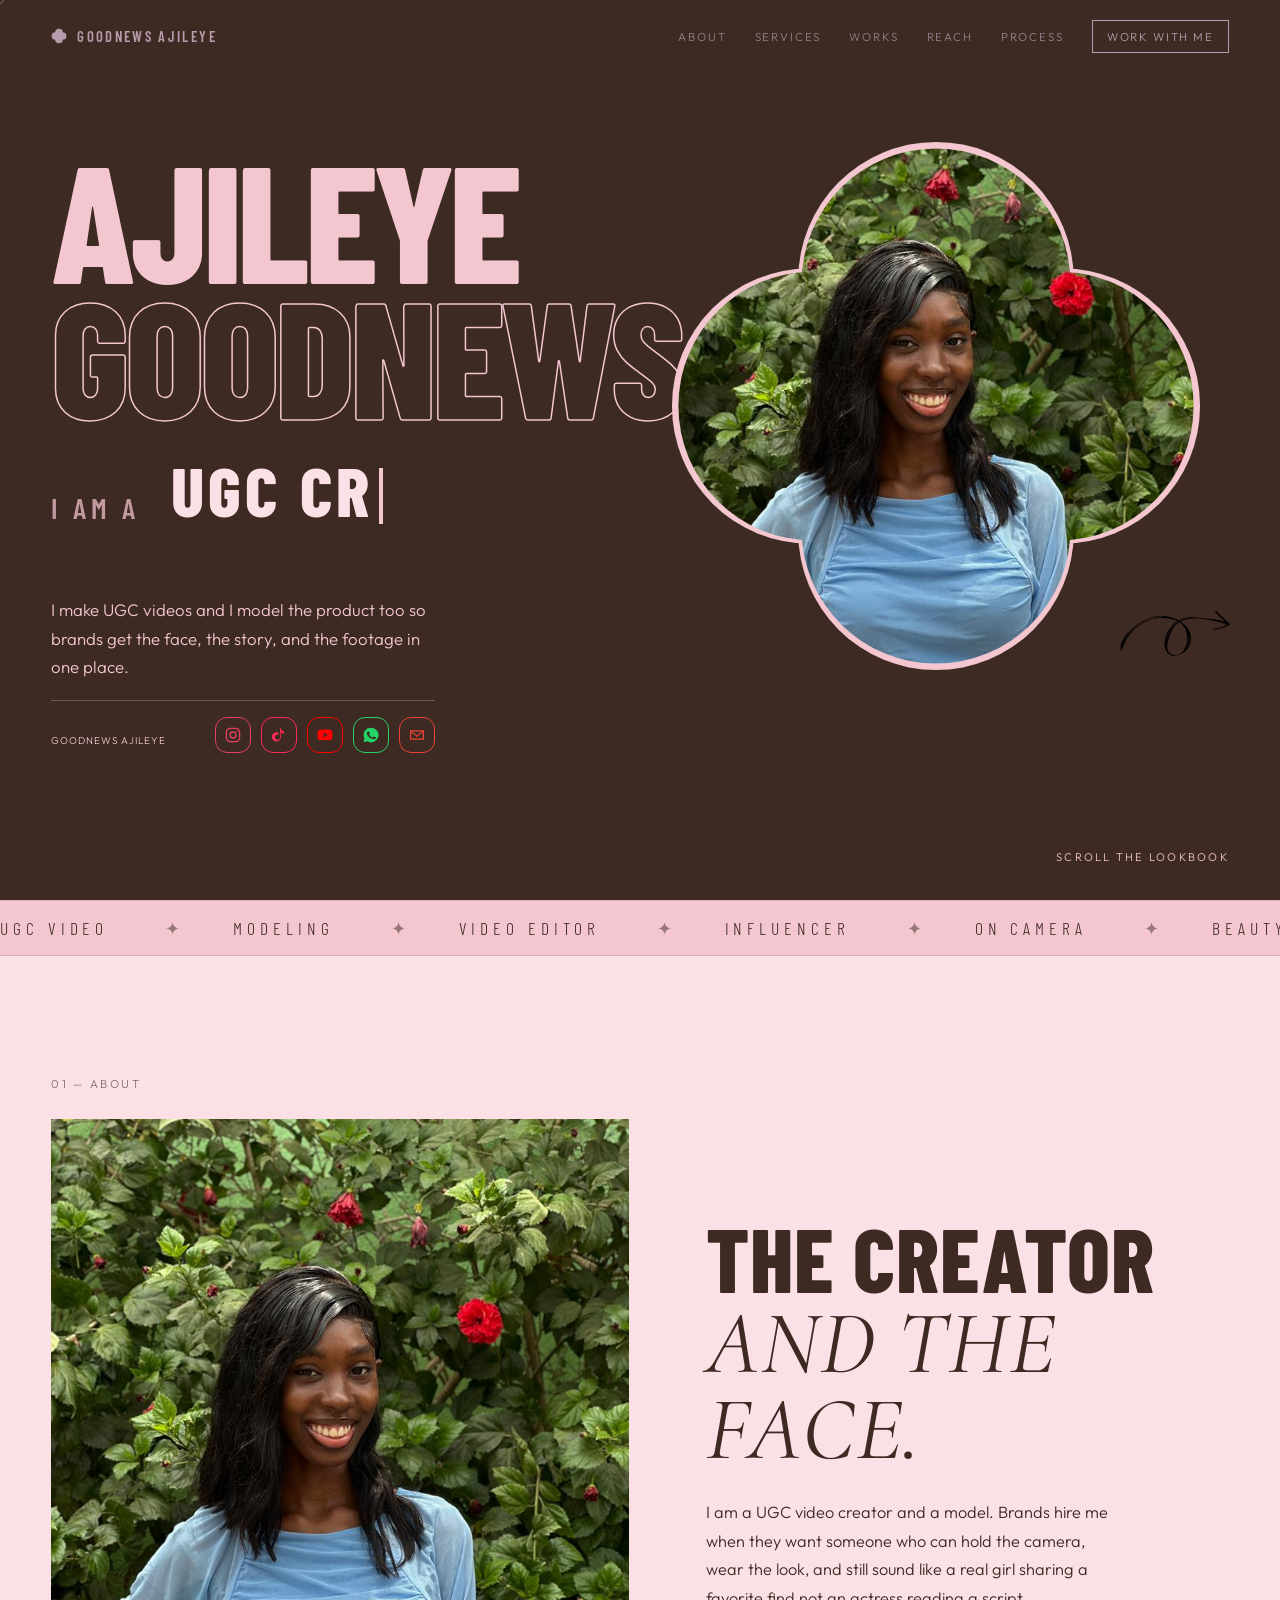
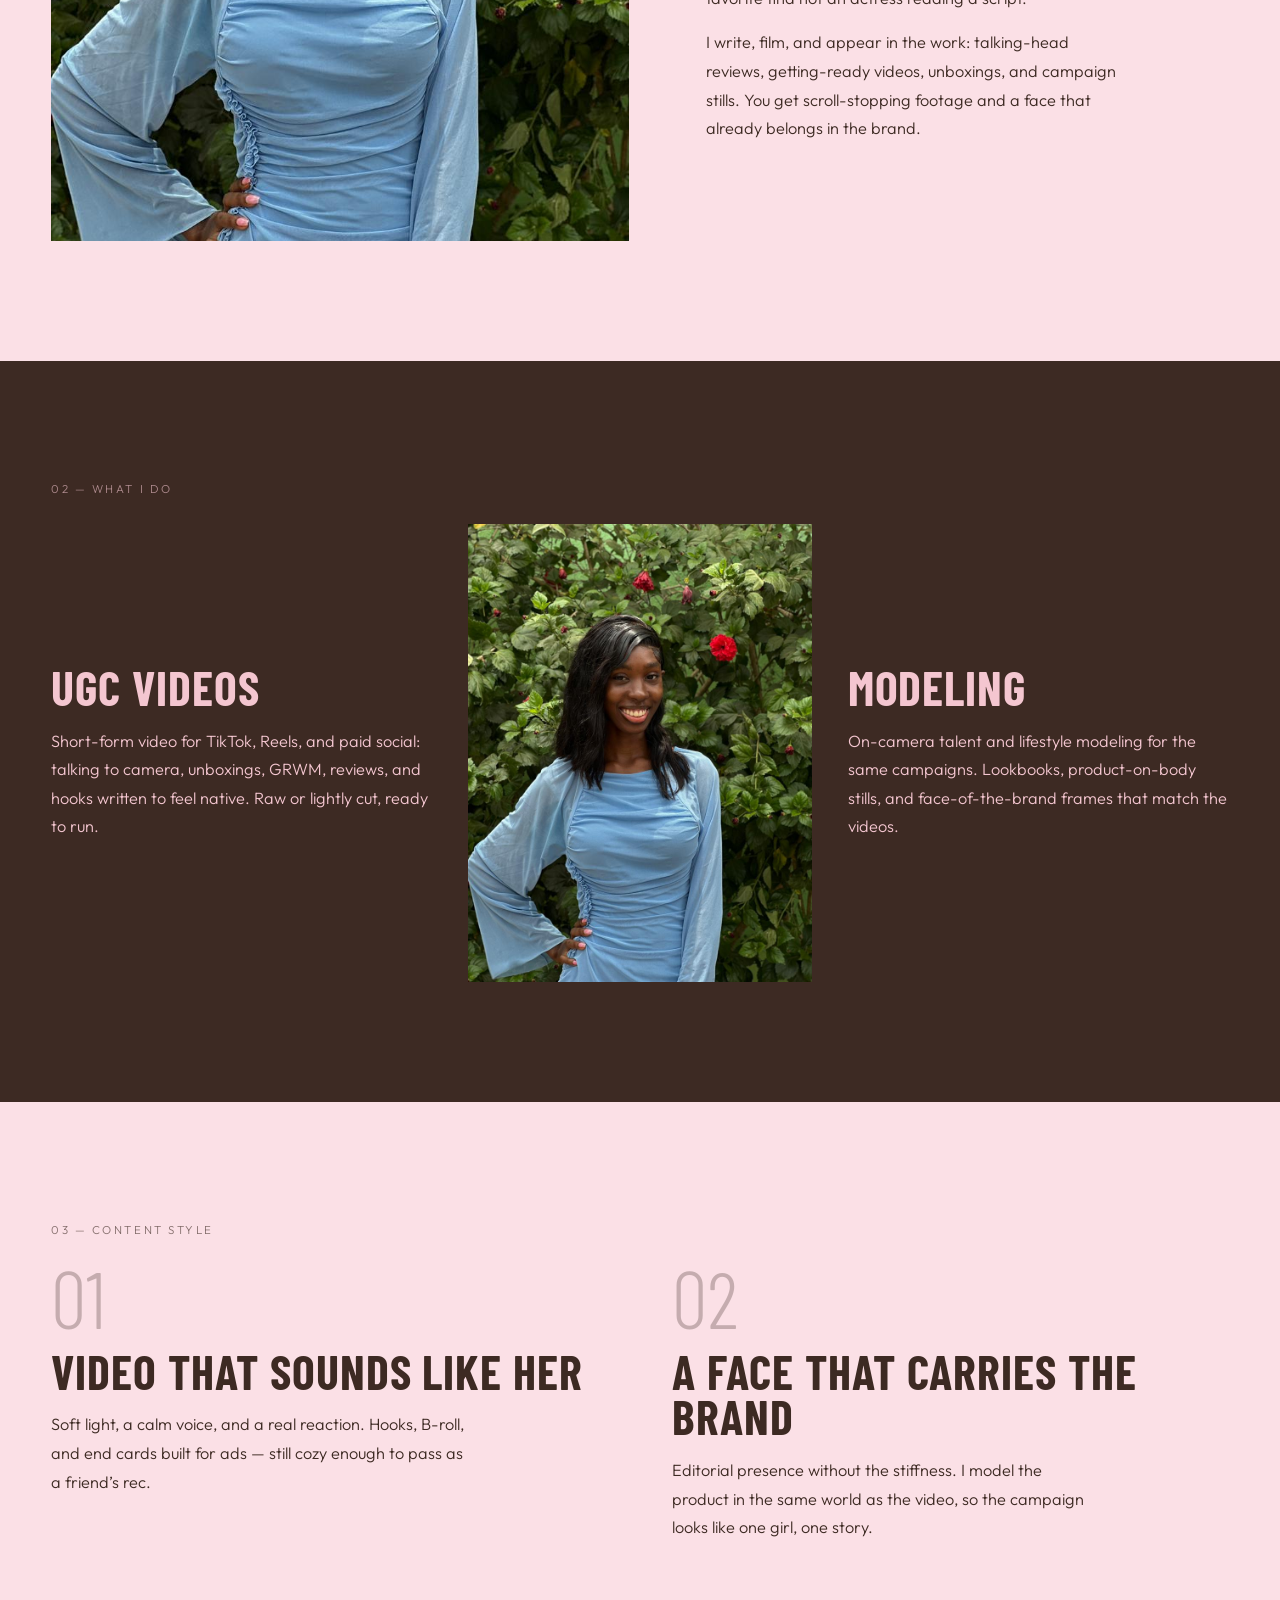
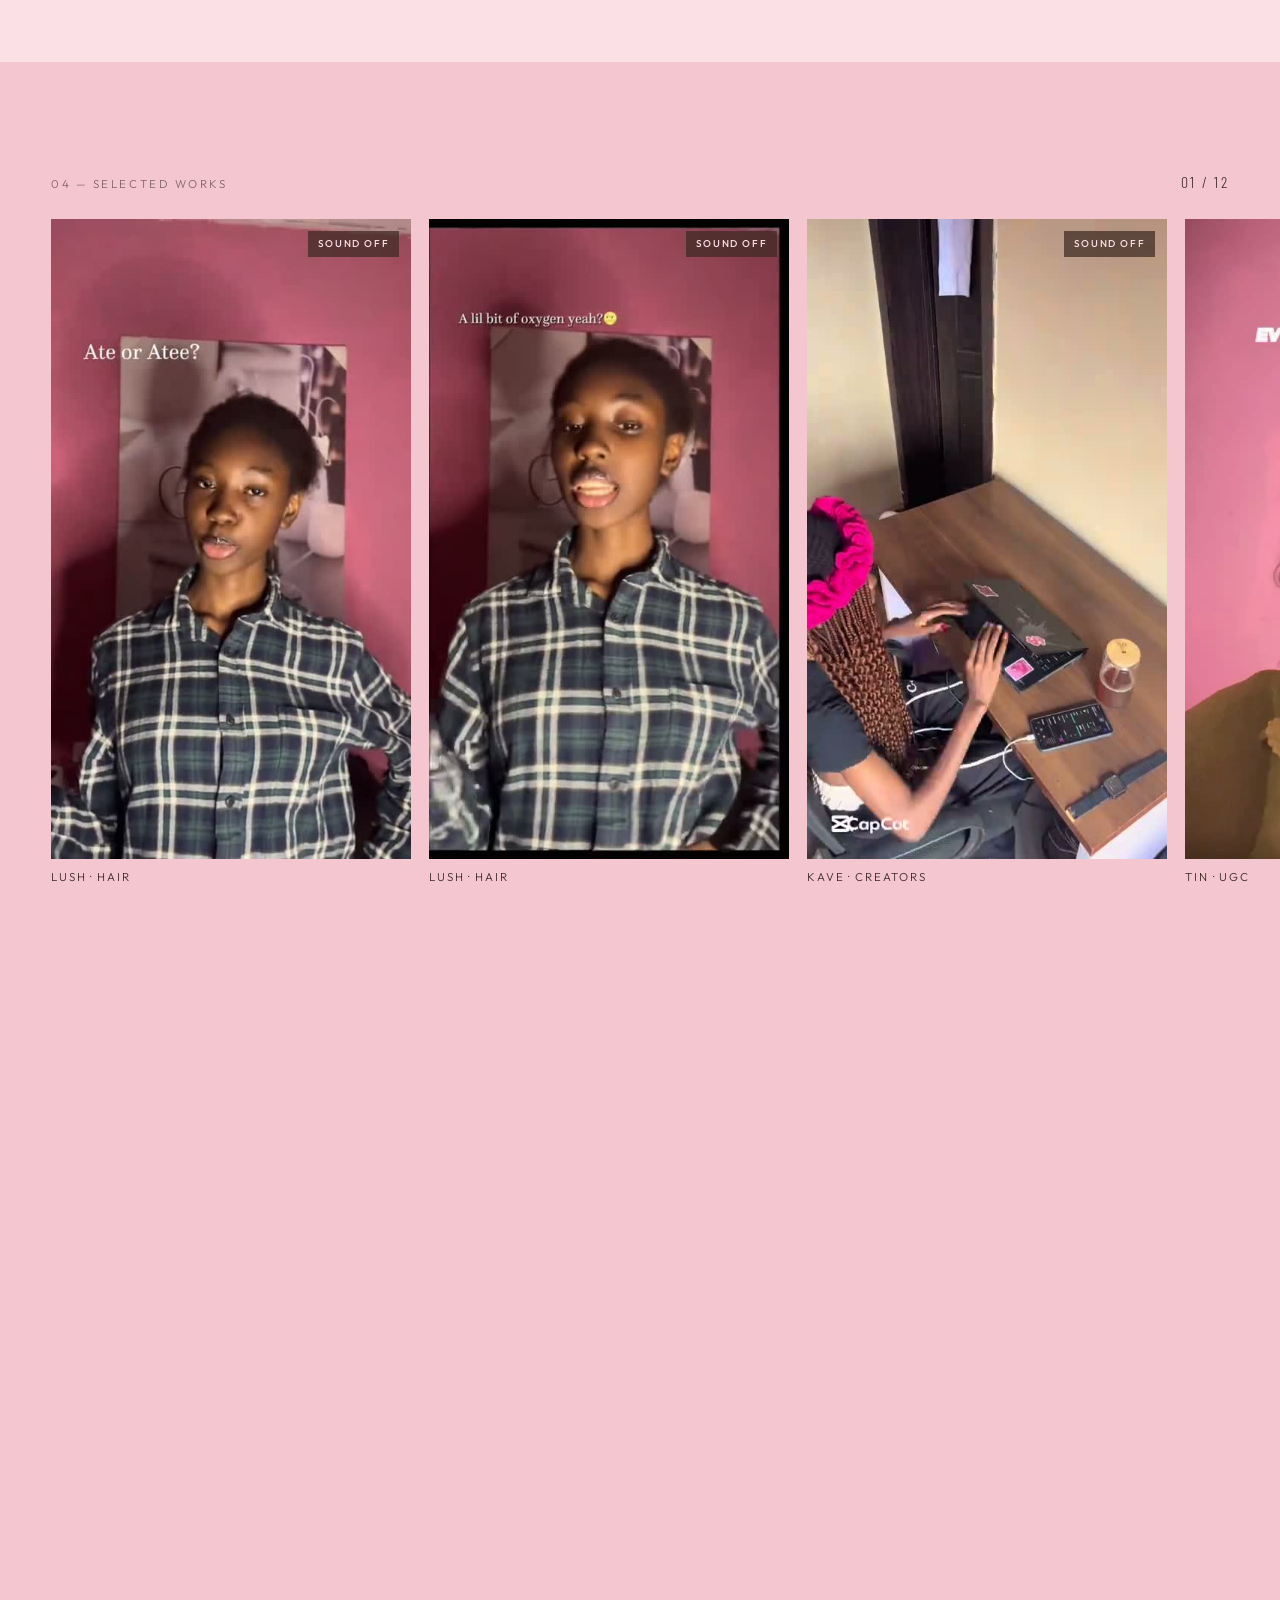
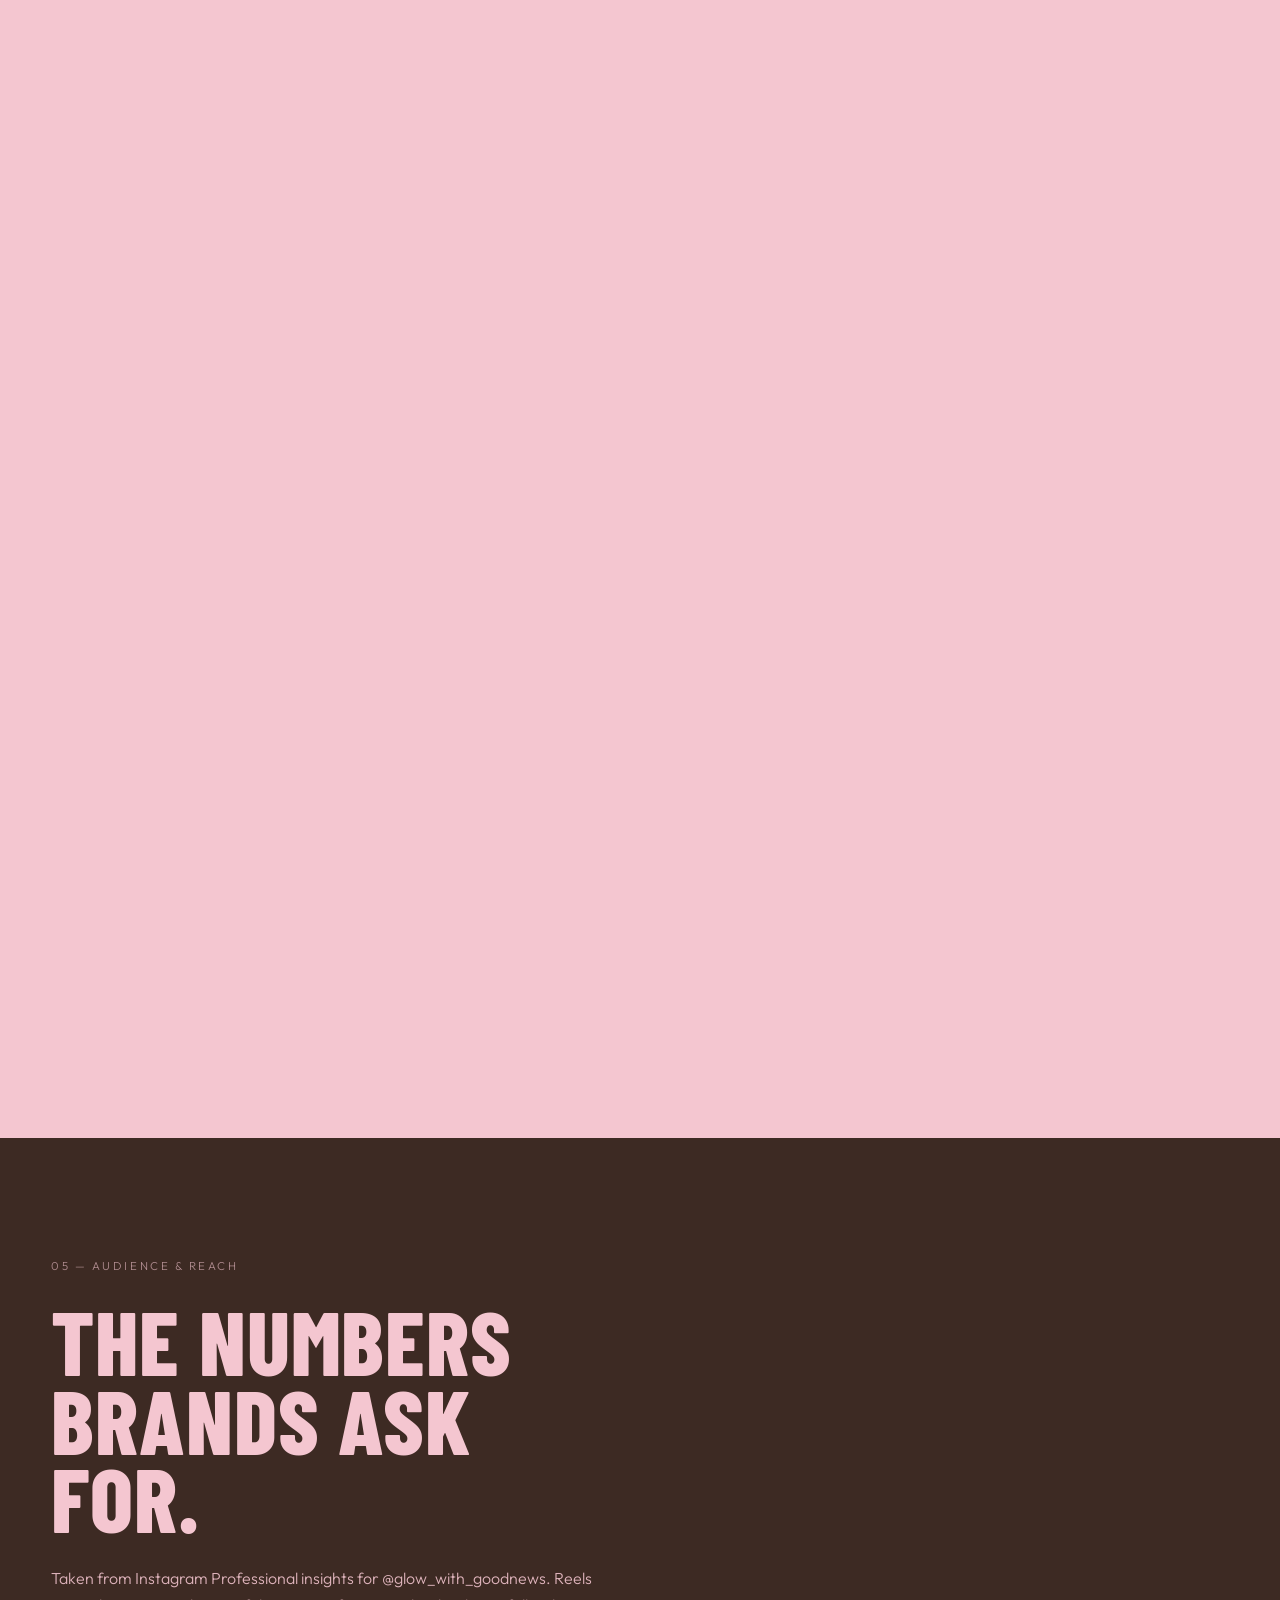
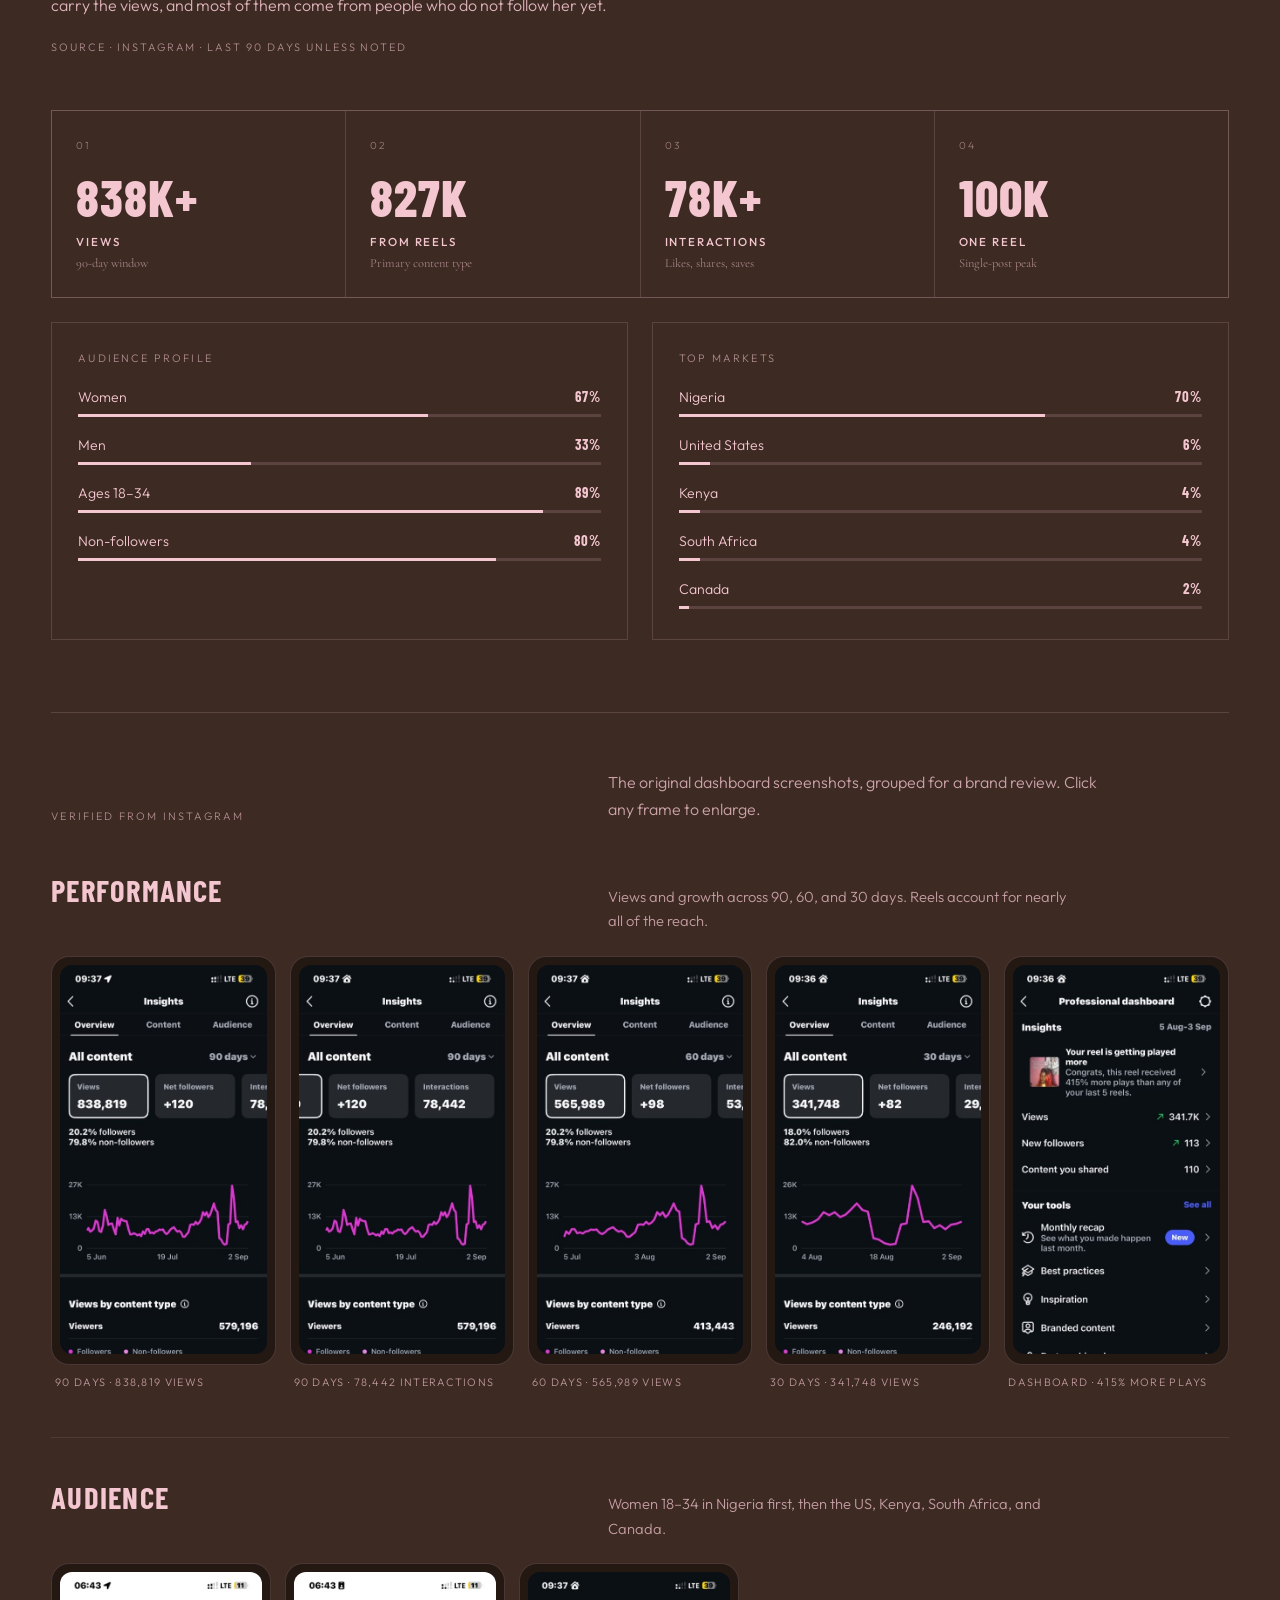
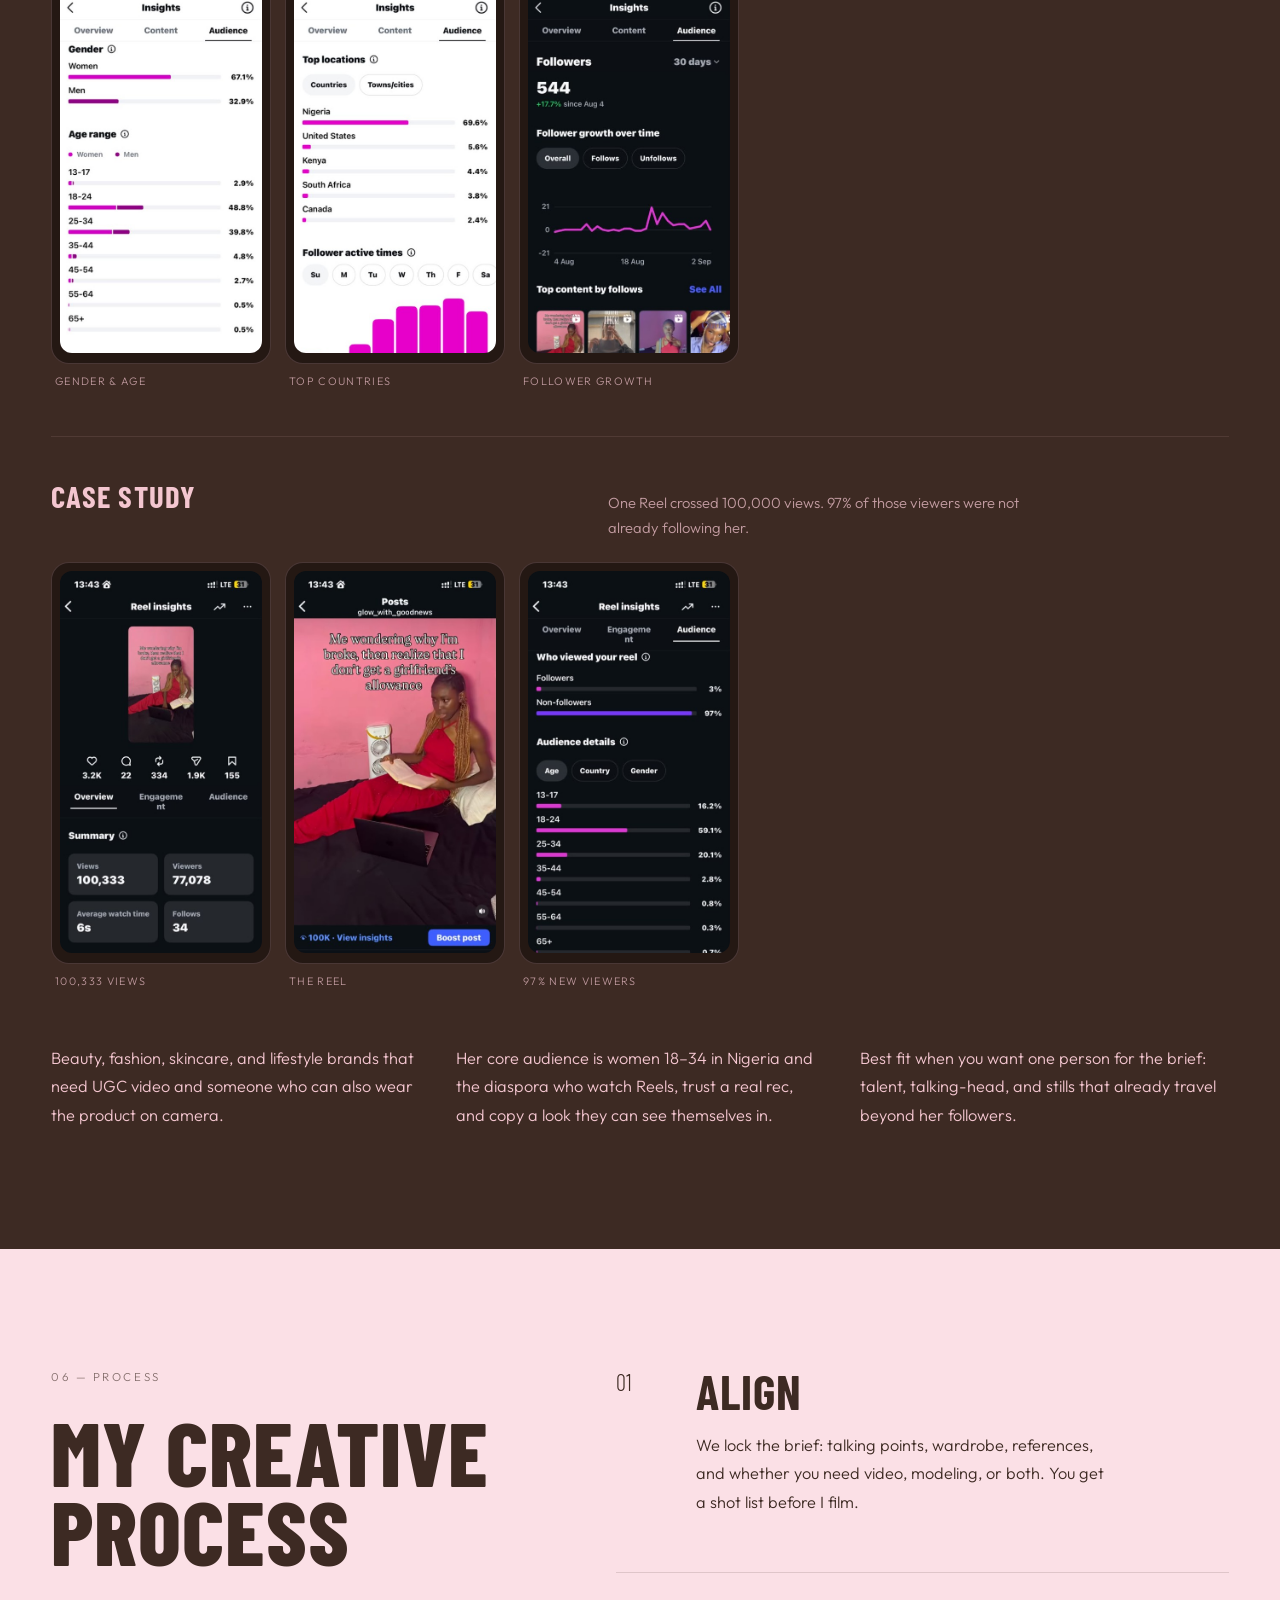
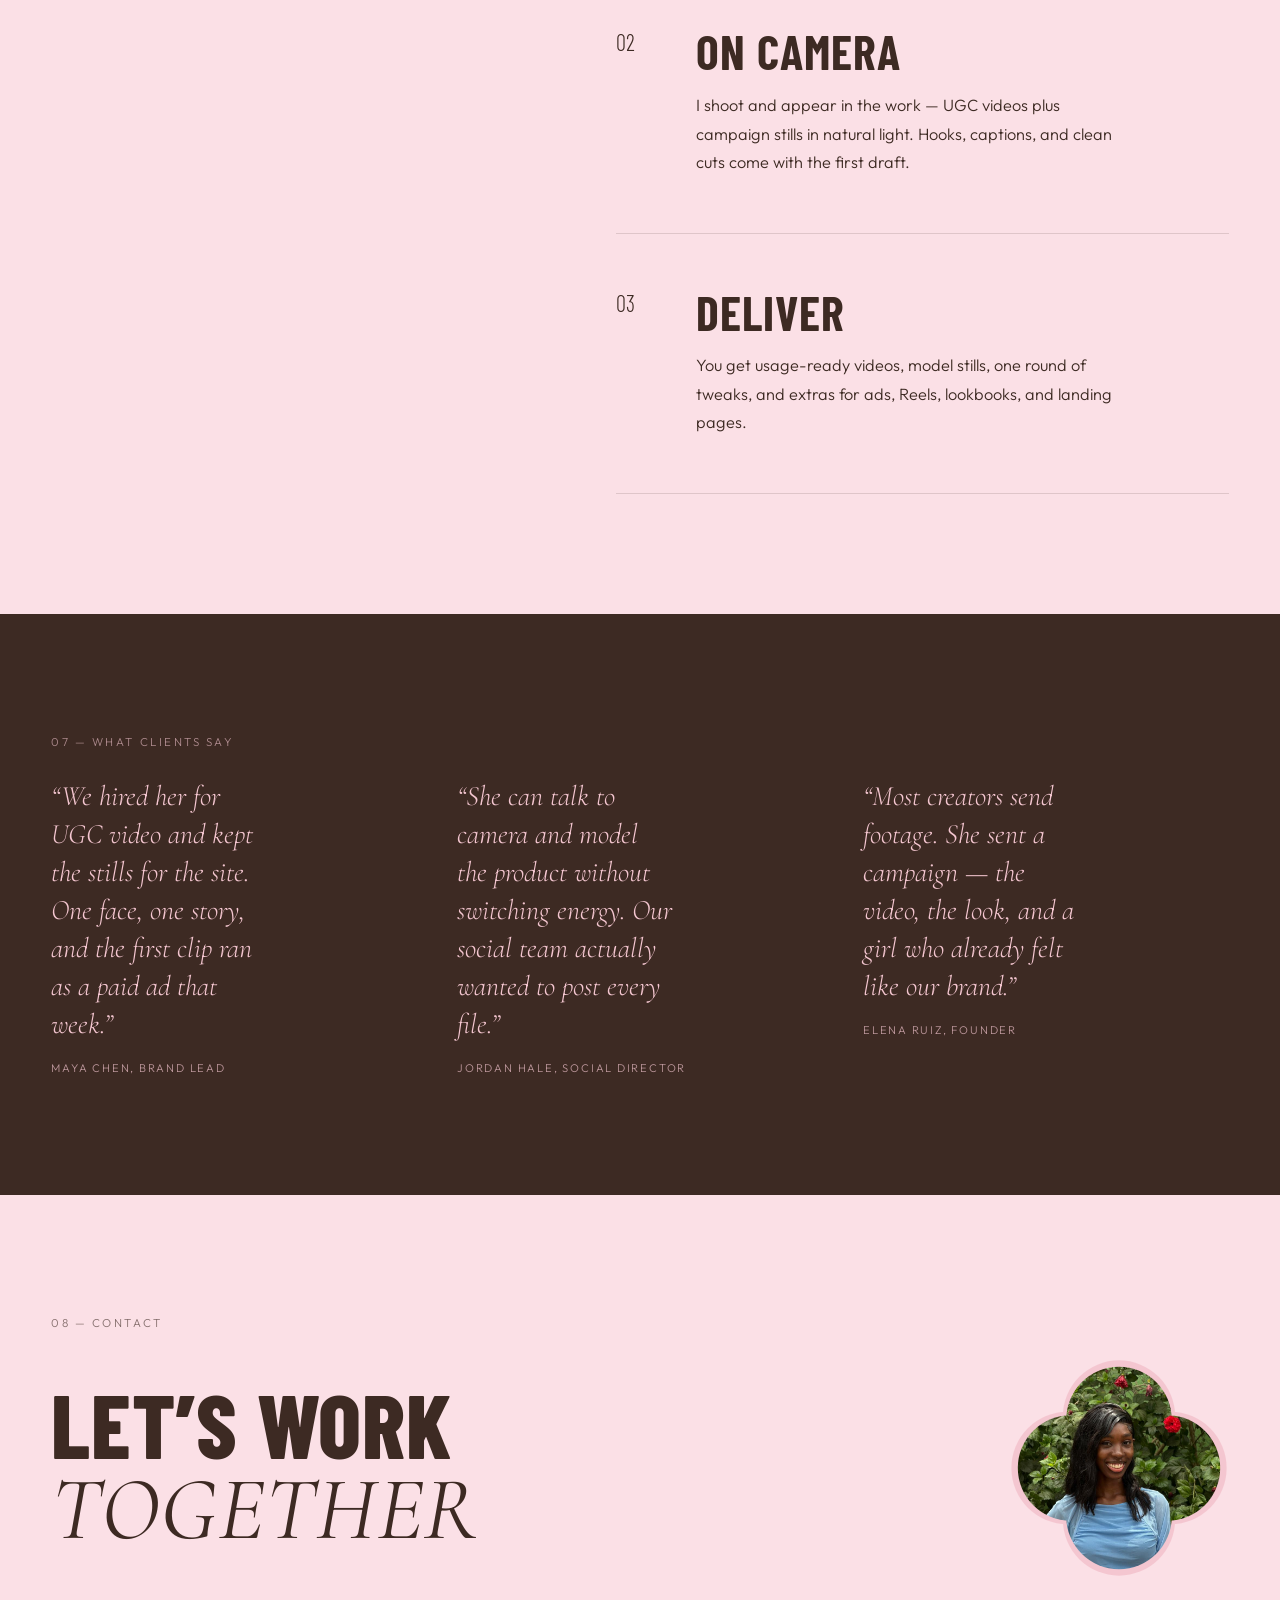
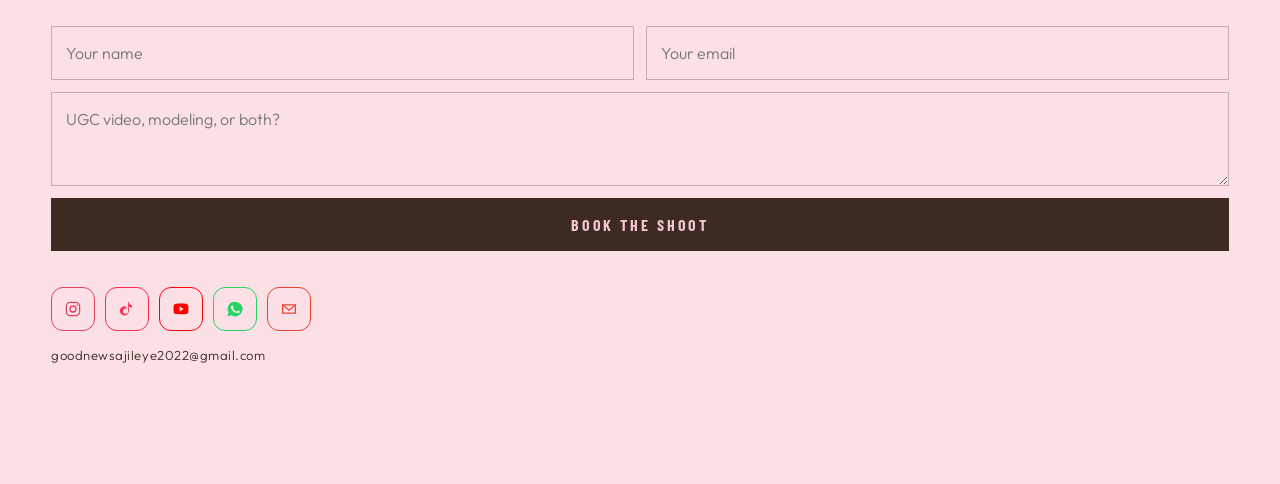
<file: index.html>
<!DOCTYPE html>
<html lang="en">

<head>
  <meta charset="UTF-8">
  <meta name="viewport" content="width=device-width, initial-scale=1.0, viewport-fit=cover">
  <title>Goodnews Ajileye | UGC Creator & Model</title>
  <meta name="description"
    content="Goodnews Ajileye is a UGC video creator and model. On-camera stories, lifestyle campaigns, and ready-to-run video for beauty, fashion, and everyday brands.">
  <link rel="icon" href="assets/svg/clover.svg" type="image/svg+xml">
  <link rel="preconnect" href="https://fonts.googleapis.com">
  <link rel="preconnect" href="https://fonts.gstatic.com" crossorigin>
  <link
    href="https://fonts.googleapis.com/css2?family=Barlow+Condensed:wght@400;600;700;800&family=Cormorant+Garamond:ital,wght@0,400;1,400;1,500&family=Outfit:wght@300;400;500&display=swap"
    rel="stylesheet">
  <link rel="stylesheet" href="css/styles.css">
</head>

<body>
  <div class="cursor" aria-hidden="true"><span></span></div>
  <a class="skip" href="#home">Skip to content</a>

  <header class="topbar">
    <a class="logo" href="#home">
      <span class="clover-icon" aria-hidden="true"></span>
      <span class="logo-full">Goodnews Ajileye</span>
      <span class="logo-short">GA</span>
    </a>
    <button class="nav-toggle" type="button" aria-label="Open menu" aria-expanded="false">
      <span></span><span></span>
    </button>
    <nav class="nav" id="site-nav">
      <a href="#about">About</a>
      <a href="#do">Services</a>
      <a href="#works">Works</a>
      <a href="#niche">Reach</a>
      <a href="#process">Process</a>
      <a href="#contact" class="nav-cta">Work with me</a>
    </nav>
  </header>

  <main>
    <section class="hero" id="home">
      <p class="hero-kicker visually-hidden">Model, UGC creator, video editor, and influencer</p>
      <h1 class="hero-title">
        <span>Ajileye</span>
        <span class="outline">Goodnews</span>
      </h1>
      <p class="hero-type-line" aria-hidden="true">
        <span class="hero-type-prefix" id="hero-type-prefix">I am a</span>
        <span class="hero-type-slot">
          <span class="hero-type" id="hero-type">Model</span><span class="hero-caret"></span>
        </span>
      </p>
      <div class="hero-figure">
        <div class="clover-pic">
          <img src="assets/img/goodnews.jpg" alt="Goodnews Ajileye">
        </div>
        <img class="bow" src="assets/svg/bow.svg" alt="">
      </div>
      <div class="hero-copy">
        <p class="hero-lede">I make UGC videos and I model the product too so brands get the face, the story, and the footage in one place.</p>
        <ul class="hero-meta">
          <li>Goodnews Ajileye</li>
          <li>
            <div class="socials">
              <a class="is-ig" href="https://www.instagram.com/glow_with_goodnews" target="_blank" rel="noreferrer" aria-label="Instagram">
                <svg viewBox="0 0 24 24" aria-hidden="true"><rect x="3.2" y="3.2" width="17.6" height="17.6" rx="5" fill="none" stroke="currentColor" stroke-width="1.7"/><circle cx="12" cy="12" r="4" fill="none" stroke="currentColor" stroke-width="1.7"/><circle cx="17.4" cy="6.6" r="1.1" fill="currentColor"/></svg>
              </a>
              <a class="is-tiktok" href="https://www.tiktok.com/@goodnews_diaries" target="_blank" rel="noreferrer" aria-label="TikTok">
                <svg viewBox="0 0 24 24" aria-hidden="true"><path fill="currentColor" d="M14.6 3c.3 2.3 1.8 4 4.2 4.3v2.6c-1.4 0-2.8-.4-4.2-1.3v6.5A6.1 6.1 0 1 1 11.2 9v2.7a3.4 3.4 0 1 0 2.3 3.2V3h1.1Z"/></svg>
              </a>
              <a class="is-yt" href="https://www.youtube.com/@glowwithgoodnews" target="_blank" rel="noreferrer" aria-label="YouTube">
                <svg viewBox="0 0 24 24" aria-hidden="true"><path fill="currentColor" d="M21.6 7.2a2.8 2.8 0 0 0-2-2C17.9 4.8 12 4.8 12 4.8s-5.9 0-7.6.4a2.8 2.8 0 0 0-2 2A29 29 0 0 0 2 12a29 29 0 0 0 .4 4.8 2.8 2.8 0 0 0 2 2c1.7.4 7.6.4 7.6.4s5.9 0 7.6-.4a2.8 2.8 0 0 0 2-2A29 29 0 0 0 22 12a29 29 0 0 0-.4-4.8ZM10.2 15.2V8.8L15.6 12l-5.4 3.2Z"/></svg>
              </a>
              <a class="is-wa" href="https://wa.me/2348113171280" target="_blank" rel="noreferrer" aria-label="WhatsApp">
                <svg viewBox="0 0 24 24" aria-hidden="true"><path fill="currentColor" d="M12 2.2A9.8 9.8 0 0 0 3.4 16.8L2 21.8l5.2-1.4A9.8 9.8 0 1 0 12 2.2Zm5.5 13.9c-.3.7-1.4 1.3-1.9 1.4-.5.1-1.1.2-3.4-.7-2.7-1.1-4.4-3.8-4.5-4-.2-.2-1.2-1.5-1.2-2.8 0-1.3.7-2 1-2.3.3-.3.6-.4.8-.4h.6c.2 0 .4 0 .6.5l.8 2.1c.1.3 0 .5-.1.6l-.5.6c-.1.2-.2.4 0 .6.2.4.9 1.4 1.9 2.2 1.2 1 2.2 1.3 2.5 1.5.3 0 .5 0 .7-.2l.7-1.1c.2-.2.4-.2.7-.1l2.1 1c.2 0 .4.2.4.5 0 .4 0 1.6-.7 2.3Z"/></svg>
              </a>
              <a class="is-mail" href="mailto:goodnewsajileye2022@gmail.com" aria-label="Email">
                <svg viewBox="0 0 24 24" aria-hidden="true"><path fill="none" stroke="currentColor" stroke-width="1.7" d="M3.5 6.5h17v11h-17z"/><path fill="none" stroke="currentColor" stroke-width="1.7" d="m3.5 6.5 8.5 7 8.5-7"/></svg>
              </a>
            </div>
          </li>
        </ul>
      </div>
      <a class="scroll-hint" href="#about">Scroll the lookbook</a>
    </section>

    <div class="ticker" aria-hidden="true">
      <div class="ticker-track">
        <span>UGC Video</span><span>Modeling</span><span>Video Editor</span><span>Influencer</span><span>On
          Camera</span><span>Beauty</span>
        <span>UGC Video</span><span>Modeling</span><span>Video Editor</span><span>Influencer</span><span>On
          Camera</span><span>Beauty</span>
      </div>
    </div>

    <section class="about" id="about">
      <p class="chapter">01 — About</p>
      <div class="about-grid">
        <figure class="about-shot">
          <img src="assets/img/goodnews.jpg" alt="Portrait of Goodnews Ajileye">
        </figure>
        <div class="about-copy">
          <h2>The creator<br><em>and the face.</em></h2>
          <p>I am a UGC video creator and a model. Brands hire me when they want someone who can hold the camera, wear
            the look, and still sound like a real girl sharing a favorite find not an actress reading a script.</p>
          <p>I write, film, and appear in the work: talking-head reviews, getting-ready videos, unboxings, and campaign
            stills. You get scroll-stopping footage and a face that already belongs in the brand.</p>
        </div>
      </div>
    </section>

    <section class="services" id="do">
      <p class="chapter light">02 — What I do</p>
      <div class="service-row">
        <article>
          <h3>UGC videos</h3>
          <p>Short-form video for TikTok, Reels, and paid social: talking to camera, unboxings, GRWM, reviews, and hooks
            written to feel native. Raw or lightly cut, ready to run.</p>
        </article>
        <figure>
          <img src="assets/img/goodnews.jpg" alt="Goodnews on camera">
        </figure>
        <article>
          <h3>Modeling</h3>
          <p>On-camera talent and lifestyle modeling for the same campaigns. Lookbooks, product-on-body stills, and
            face-of-the-brand frames that match the videos.</p>
        </article>
      </div>
    </section>

    <section class="style" id="style">
      <p class="chapter">03 — Content style</p>
      <div class="style-grid">
        <article>
          <span>01</span>
          <h3>Video that sounds like her</h3>
          <p>Soft light, a calm voice, and a real reaction. Hooks, B-roll, and end cards built for ads — still cozy
            enough to pass as a friend’s rec.</p>
        </article>
        <article>
          <span>02</span>
          <h3>A face that carries the brand</h3>
          <p>Editorial presence without the stiffness. I model the product in the same world as the video, so the
            campaign looks like one girl, one story.</p>
        </article>
      </div>
    </section>

    <section class="works-pin" id="works">
      <div class="works-sticky">
        <div class="works-bar">
          <p class="chapter">04 — Selected works</p>
          <p class="works-count"><span id="works-index">01</span> / <span id="works-total">12</span></p>
        </div>
        <div class="works-track" id="works-track">
          <figure class="work-clip">
            <video muted loop playsinline webkit-playsinline preload="metadata" poster="assets/img/work-fit.jpg"
              src="assets/video/ugc-0359.mp4"></video>
            <button type="button" class="work-sound" aria-label="Unmute video">Sound off</button>
            <figcaption>Lush · Hair</figcaption>
          </figure>
          <figure class="work-clip">
            <video muted loop playsinline webkit-playsinline preload="metadata" poster="assets/img/work-talk.jpg"
              src="assets/video/ugc-0360.mp4"></video>
            <button type="button" class="work-sound" aria-label="Unmute video">Sound off</button>
            <figcaption>Lush · Hair</figcaption>
          </figure>
          <figure class="work-clip">
            <video muted loop playsinline webkit-playsinline preload="metadata" poster="assets/img/work-life.jpg"
              src="assets/video/ugc-8744.mp4"></video>
            <button type="button" class="work-sound" aria-label="Unmute video">Sound off</button>
            <figcaption>Kave · Creators</figcaption>
          </figure>
          <figure class="work-clip">
            <video muted loop playsinline webkit-playsinline preload="metadata" poster="assets/img/work-brand.jpg"
              src="assets/video/ugc-brand.mp4"></video>
            <button type="button" class="work-sound" aria-label="Unmute video">Sound off</button>
            <figcaption>TIN · UGC</figcaption>
          </figure>
          <figure class="work-clip">
            <video muted loop playsinline webkit-playsinline preload="metadata" poster="assets/img/work-rare.jpg"
              src="assets/video/ugc-rare.mp4"></video>
            <button type="button" class="work-sound" aria-label="Unmute video">Sound off</button>
            <figcaption>UGC · House of Rare</figcaption>
          </figure>
          <figure class="work-clip">
            <video muted loop playsinline webkit-playsinline preload="metadata" poster="assets/img/work-gloss.jpg"
              src="assets/video/ugc-gloss.mp4"></video>
            <button type="button" class="work-sound" aria-label="Unmute video">Sound off</button>
            <figcaption>TME · Lip gloss</figcaption>
          </figure>
          <figure class="work-clip">
            <video muted loop playsinline webkit-playsinline preload="metadata" poster="assets/img/work-transition.jpg"
              src="assets/video/fashion-transition.mp4"></video>
            <button type="button" class="work-sound" aria-label="Unmute video">Sound off</button>
            <figcaption>Fashion · Transition</figcaption>
          </figure>
          <figure class="work-clip">
            <video muted loop playsinline webkit-playsinline preload="metadata" poster="assets/img/work-reels.jpg"
              src="assets/video/fashion-reels.mp4"></video>
            <button type="button" class="work-sound" aria-label="Unmute video">Sound off</button>
            <figcaption>Fashion · Reels</figcaption>
          </figure>
          <figure class="work-clip">
            <video muted loop playsinline webkit-playsinline preload="metadata" poster="assets/img/work-food.jpg"
              src="assets/video/ugc-food.mp4"></video>
            <button type="button" class="work-sound" aria-label="Unmute video">Sound off</button>
            <figcaption>UGC · Food</figcaption>
          </figure>
          <figure class="work-clip">
            <video muted loop playsinline webkit-playsinline preload="metadata" poster="assets/img/work-restaurant.jpg"
              src="assets/video/ugc-restaurant.mp4"></video>
            <button type="button" class="work-sound" aria-label="Unmute video">Sound off</button>
            <figcaption>UGC · Restaurant</figcaption>
          </figure>
          <figure class="work-clip">
            <video muted loop playsinline webkit-playsinline preload="metadata" poster="assets/img/work-editing.jpg"
              src="assets/video/video-editing.mp4"></video>
            <button type="button" class="work-sound" aria-label="Unmute video">Sound off</button>
            <figcaption>Edit · Showreel</figcaption>
          </figure>
          <figure>
            <img src="assets/img/goodnews.jpg" alt="Goodnews Ajileye, UGC creator and model">
            <figcaption>Model · Portrait</figcaption>
          </figure>
        </div>
      </div>
    </section>

    <section class="niche" id="niche">
      <div class="reach-head">
        <p class="chapter light">05 — Audience & reach</p>
        <h2>The numbers<br>brands ask for.</h2>
        <p class="reach-lede">Taken from Instagram Professional insights for @glow_with_goodnews. Reels carry the views, and most of them come from people who do not follow her yet.</p>
        <p class="reach-source">Source · Instagram · Last 90 days unless noted</p>
      </div>
      <div class="reach-stats">
        <article>
          <span>01</span>
          <p>838K+</p>
          <b>Views</b>
          <em>90-day window</em>
        </article>
        <article>
          <span>02</span>
          <p>827K</p>
          <b>From Reels</b>
          <em>Primary content type</em>
        </article>
        <article>
          <span>03</span>
          <p>78K+</p>
          <b>Interactions</b>
          <em>Likes, shares, saves</em>
        </article>
        <article>
          <span>04</span>
          <p>100K</p>
          <b>One Reel</b>
          <em>Single-post peak</em>
        </article>
      </div>
      <div class="reach-split">
        <div class="reach-panel">
          <p class="reach-label">Audience profile</p>
          <ul class="reach-bars">
            <li><span>Women</span><em>67%</em><b style="--n:67%"></b></li>
            <li><span>Men</span><em>33%</em><b style="--n:33%"></b></li>
            <li><span>Ages 18–34</span><em>89%</em><b style="--n:89%"></b></li>
            <li><span>Non-followers</span><em>80%</em><b style="--n:80%"></b></li>
          </ul>
        </div>
        <div class="reach-panel">
          <p class="reach-label">Top markets</p>
          <ul class="reach-bars">
            <li><span>Nigeria</span><em>70%</em><b style="--n:70%"></b></li>
            <li><span>United States</span><em>6%</em><b style="--n:6%"></b></li>
            <li><span>Kenya</span><em>4%</em><b style="--n:4%"></b></li>
            <li><span>South Africa</span><em>4%</em><b style="--n:4%"></b></li>
            <li><span>Canada</span><em>2%</em><b style="--n:2%"></b></li>
          </ul>
        </div>
      </div>
      <div class="reach-proof">
        <div class="reach-proof-head">
          <p class="reach-label">Verified from Instagram</p>
          <p>The original dashboard screenshots, grouped for a brand review. Click any frame to enlarge.</p>
        </div>
        <div class="reach-group">
          <div class="reach-group-copy">
            <h3>Performance</h3>
            <p>Views and growth across 90, 60, and 30 days. Reels account for nearly all of the reach.</p>
          </div>
          <div class="reach-shots">
            <figure>
              <button type="button">
                <img src="assets/img/insights/insight-11.jpg" alt="Instagram insights: 838,819 views in 90 days">
              </button>
              <figcaption>90 days · 838,819 views</figcaption>
            </figure>
            <figure>
              <button type="button">
                <img src="assets/img/insights/insight-10.jpg" alt="Instagram insights: 78,442 interactions in 90 days">
              </button>
              <figcaption>90 days · 78,442 interactions</figcaption>
            </figure>
            <figure>
              <button type="button">
                <img src="assets/img/insights/insight-08.jpg" alt="Instagram insights: 565,989 views in 60 days">
              </button>
              <figcaption>60 days · 565,989 views</figcaption>
            </figure>
            <figure>
              <button type="button">
                <img src="assets/img/insights/insight-06.jpg" alt="Instagram insights: 341,748 views in 30 days">
              </button>
              <figcaption>30 days · 341,748 views</figcaption>
            </figure>
            <figure>
              <button type="button">
                <img src="assets/img/insights/insight-05.jpg" alt="Instagram dashboard: 341.7K views and a reel with 415 percent more plays">
              </button>
              <figcaption>Dashboard · 415% more plays</figcaption>
            </figure>
          </div>
        </div>
        <div class="reach-group">
          <div class="reach-group-copy">
            <h3>Audience</h3>
            <p>Women 18–34 in Nigeria first, then the US, Kenya, South Africa, and Canada.</p>
          </div>
          <div class="reach-shots reach-shots-three">
            <figure>
              <button type="button">
                <img src="assets/img/insights/insight-03.jpg" alt="Instagram audience: 67 percent women, mostly ages 18 to 34">
              </button>
              <figcaption>Gender &amp; age</figcaption>
            </figure>
            <figure>
              <button type="button">
                <img src="assets/img/insights/insight-09.jpg" alt="Instagram audience: 70 percent of followers in Nigeria">
              </button>
              <figcaption>Top countries</figcaption>
            </figure>
            <figure>
              <button type="button">
                <img src="assets/img/insights/insight-07.jpg" alt="Instagram followers: 544 followers, up 17.7 percent">
              </button>
              <figcaption>Follower growth</figcaption>
            </figure>
          </div>
        </div>
        <div class="reach-group">
          <div class="reach-group-copy">
            <h3>Case study</h3>
            <p>One Reel crossed 100,000 views. 97% of those viewers were not already following her.</p>
          </div>
          <div class="reach-shots reach-shots-three">
            <figure>
              <button type="button">
                <img src="assets/img/insights/insight-01.jpg" alt="Reel insights: 100,333 views on one video">
              </button>
              <figcaption>100,333 views</figcaption>
            </figure>
            <figure>
              <button type="button">
                <img src="assets/img/insights/insight-02.jpg" alt="The Instagram Reel that reached 100K views">
              </button>
              <figcaption>The Reel</figcaption>
            </figure>
            <figure>
              <button type="button">
                <img src="assets/img/insights/insight-04.jpg" alt="Reel audience: 97 percent of viewers were not followers">
              </button>
              <figcaption>97% new viewers</figcaption>
            </figure>
          </div>
        </div>
      </div>
      <dialog class="reach-lightbox" id="reach-lightbox" aria-label="Insight screenshot">
        <img alt="">
        <p class="reach-lightbox-cap"></p>
        <form method="dialog">
          <button type="submit">Close</button>
        </form>
      </dialog>
      <div class="niche-grid">
        <p>Beauty, fashion, skincare, and lifestyle brands that need UGC video and someone who can also wear the product on camera.</p>
        <p>Her core audience is women 18–34 in Nigeria and the diaspora who watch Reels, trust a real rec, and copy a look they can see themselves in.</p>
        <p>Best fit when you want one person for the brief: talent, talking-head, and stills that already travel beyond her followers.</p>
      </div>
    </section>

    <section class="process" id="process">
      <div class="process-sticky">
        <p class="chapter">06 — Process</p>
        <h2>My creative<br>process</h2>
      </div>
      <ol class="steps">
        <li>
          <span>01</span>
          <div>
            <h3>Align</h3>
            <p>We lock the brief: talking points, wardrobe, references, and whether you need video, modeling, or both.
              You get a shot list before I film.</p>
          </div>
        </li>
        <li>
          <span>02</span>
          <div>
            <h3>On camera</h3>
            <p>I shoot and appear in the work — UGC videos plus campaign stills in natural light. Hooks, captions, and
              clean cuts come with the first draft.</p>
          </div>
        </li>
        <li>
          <span>03</span>
          <div>
            <h3>Deliver</h3>
            <p>You get usage-ready videos, model stills, one round of tweaks, and extras for ads, Reels, lookbooks, and
              landing pages.</p>
          </div>
        </li>
      </ol>
    </section>

    <section class="clients" id="clients">
      <p class="chapter light">07 — What clients say</p>
      <div class="quotes">
        <blockquote>
          <p>“We hired her for UGC video and kept the stills for the site. One face, one story, and the first clip ran
            as a paid ad that week.”</p>
          <cite>Maya Chen, Brand Lead</cite>
        </blockquote>
        <blockquote>
          <p>“She can talk to camera and model the product without switching energy. Our social team actually wanted to
            post every file.”</p>
          <cite>Jordan Hale, Social Director</cite>
        </blockquote>
        <blockquote>
          <p>“Most creators send footage. She sent a campaign — the video, the look, and a girl who already felt like
            our brand.”</p>
          <cite>Elena Ruiz, Founder</cite>
        </blockquote>
      </div>
    </section>

    <section class="contact" id="contact">
      <p class="chapter">08 — Contact</p>
      <div class="contact-top">
        <h2>Let’s work<br><em>together</em></h2>
        <div class="contact-portrait">
          <div class="clover-pic">
            <img src="assets/img/goodnews.jpg" alt="Goodnews Ajileye">
          </div>
        </div>
      </div>
      <form class="contact-form" id="contact-form">
        <input type="text" name="name" placeholder="Your name" required>
        <input type="email" name="email" placeholder="Your email" required>
        <textarea name="message" rows="3" placeholder="UGC video, modeling, or both?" required></textarea>
        <button type="submit">Book the shoot</button>
        <p class="form-note" hidden>Thank you. I will get back to you soon.</p>
      </form>
      <div class="socials contact-socials">
        <a class="is-ig" href="https://www.instagram.com/glow_with_goodnews" target="_blank" rel="noreferrer" aria-label="Instagram">
          <svg viewBox="0 0 24 24" aria-hidden="true"><rect x="3.2" y="3.2" width="17.6" height="17.6" rx="5" fill="none" stroke="currentColor" stroke-width="1.7"/><circle cx="12" cy="12" r="4" fill="none" stroke="currentColor" stroke-width="1.7"/><circle cx="17.4" cy="6.6" r="1.1" fill="currentColor"/></svg>
        </a>
        <a class="is-tiktok" href="https://www.tiktok.com/@goodnews_diaries" target="_blank" rel="noreferrer" aria-label="TikTok">
          <svg viewBox="0 0 24 24" aria-hidden="true"><path fill="currentColor" d="M14.6 3c.3 2.3 1.8 4 4.2 4.3v2.6c-1.4 0-2.8-.4-4.2-1.3v6.5A6.1 6.1 0 1 1 11.2 9v2.7a3.4 3.4 0 1 0 2.3 3.2V3h1.1Z"/></svg>
        </a>
        <a class="is-yt" href="https://www.youtube.com/@glowwithgoodnews" target="_blank" rel="noreferrer" aria-label="YouTube">
          <svg viewBox="0 0 24 24" aria-hidden="true"><path fill="currentColor" d="M21.6 7.2a2.8 2.8 0 0 0-2-2C17.9 4.8 12 4.8 12 4.8s-5.9 0-7.6.4a2.8 2.8 0 0 0-2 2A29 29 0 0 0 2 12a29 29 0 0 0 .4 4.8 2.8 2.8 0 0 0 2 2c1.7.4 7.6.4 7.6.4s5.9 0 7.6-.4a2.8 2.8 0 0 0 2-2A29 29 0 0 0 22 12a29 29 0 0 0-.4-4.8ZM10.2 15.2V8.8L15.6 12l-5.4 3.2Z"/></svg>
        </a>
        <a class="is-wa" href="https://wa.me/2348113171280" target="_blank" rel="noreferrer" aria-label="WhatsApp">
          <svg viewBox="0 0 24 24" aria-hidden="true"><path fill="currentColor" d="M12 2.2A9.8 9.8 0 0 0 3.4 16.8L2 21.8l5.2-1.4A9.8 9.8 0 1 0 12 2.2Zm5.5 13.9c-.3.7-1.4 1.3-1.9 1.4-.5.1-1.1.2-3.4-.7-2.7-1.1-4.4-3.8-4.5-4-.2-.2-1.2-1.5-1.2-2.8 0-1.3.7-2 1-2.3.3-.3.6-.4.8-.4h.6c.2 0 .4 0 .6.5l.8 2.1c.1.3 0 .5-.1.6l-.5.6c-.1.2-.2.4 0 .6.2.4.9 1.4 1.9 2.2 1.2 1 2.2 1.3 2.5 1.5.3 0 .5 0 .7-.2l.7-1.1c.2-.2.4-.2.7-.1l2.1 1c.2 0 .4.2.4.5 0 .4 0 1.6-.7 2.3Z"/></svg>
        </a>
        <a class="is-mail" href="mailto:goodnewsajileye2022@gmail.com" aria-label="Email">
          <svg viewBox="0 0 24 24" aria-hidden="true"><path fill="none" stroke="currentColor" stroke-width="1.7" d="M3.5 6.5h17v11h-17z"/><path fill="none" stroke="currentColor" stroke-width="1.7" d="m3.5 6.5 8.5 7 8.5-7"/></svg>
        </a>
      </div>
      <a class="contact-mail" href="mailto:goodnewsajileye2022@gmail.com">goodnewsajileye2022@gmail.com</a>
    </section>
  </main>

  <script src="js/main.js?v=5"></script>
</body>

</html>
</file>
<file: css/styles.css>
:root {
  --pink: #f4c6d0;
  --pink-soft: #fbe0e6;
  --brown: #3d2a23;
  --brown-deep: #261812;
  --ink: #3d2a23;
  --display: "Barlow Condensed", "Arial Narrow", sans-serif;
  --serif: "Cormorant Garamond", Georgia, serif;
  --body: "Outfit", system-ui, sans-serif;
  --pad: clamp(20px, 4vw, 56px);
  --header: 72px;
  --safe-top: env(safe-area-inset-top, 0px);
  --safe-bottom: env(safe-area-inset-bottom, 0px);
}

* { box-sizing: border-box; margin: 0; padding: 0; }

html {
  scroll-behavior: smooth;
  scroll-padding-top: calc(var(--header) + var(--safe-top));
  -webkit-text-size-adjust: 100%;
  text-size-adjust: 100%;
  overflow-x: clip;
  width: 100%;
  max-width: 100%;
}

body {
  font-family: var(--body);
  font-weight: 300;
  color: var(--ink);
  background: var(--pink-soft);
  overflow-x: clip;
  width: 100%;
  max-width: 100%;
}

body.has-cursor { cursor: none; }

img,
video { max-width: 100%; height: auto; display: block; }
a { color: inherit; text-decoration: none; }
em { font-family: var(--serif); font-style: italic; font-weight: 400; }

::selection { background: var(--brown); color: var(--pink); }
:focus-visible { outline: 2px solid currentColor; outline-offset: 3px; }

.skip {
  position: absolute;
  left: 12px;
  top: -48px;
  z-index: 40;
  padding: 8px 12px;
  background: var(--brown);
  color: var(--pink);
}
.skip:focus { top: 12px; }

.visually-hidden {
  position: absolute;
  width: 1px;
  height: 1px;
  overflow: hidden;
  clip: rect(0 0 0 0);
  white-space: nowrap;
}

.cursor {
  display: none;
  position: fixed;
  top: 0;
  left: 0;
  z-index: 50;
  width: 18px;
  height: 18px;
  pointer-events: none;
  mix-blend-mode: difference;
}

.cursor span {
  display: block;
  width: 100%;
  height: 100%;
  border: 1.5px solid #fff;
  border-radius: 50%;
  transform: scale(0.4);
  transition: transform 0.25s ease;
}

body.has-cursor .cursor { display: block; }
body.is-hovering .cursor span { transform: scale(1.8); }

.clover-icon {
  width: 16px;
  height: 16px;
  display: inline-block;
  background: currentColor;
  -webkit-mask: url("../assets/svg/clover.svg") center / contain no-repeat;
  mask: url("../assets/svg/clover.svg") center / contain no-repeat;
}

.clover-pic {
  position: relative;
  width: 100%;
  aspect-ratio: 1;
}

.clover-pic::before {
  content: "";
  position: absolute;
  inset: -7px;
  background: var(--pink);
  -webkit-mask: url("../assets/svg/clover.svg") center / 100% 100% no-repeat;
  mask: url("../assets/svg/clover.svg") center / 100% 100% no-repeat;
}

.clover-pic img {
  width: 100%;
  height: 100%;
  object-fit: cover;
  object-position: 52% 18%;
  -webkit-mask: url("../assets/svg/clover.svg") center / 100% 100% no-repeat;
  mask: url("../assets/svg/clover.svg") center / 100% 100% no-repeat;
}

.topbar {
  position: fixed;
  inset: 0 0 auto;
  z-index: 20;
  height: calc(var(--header) + var(--safe-top));
  padding: var(--safe-top) var(--pad) 0;
  display: flex;
  align-items: center;
  justify-content: space-between;
  color: var(--pink);
  mix-blend-mode: difference;
}

.logo {
  display: flex;
  align-items: center;
  gap: 10px;
  font-family: var(--display);
  font-weight: 600;
  letter-spacing: 0.16em;
  text-transform: uppercase;
  font-size: 0.92rem;
}

.logo-short { display: none; }

.nav { display: flex; align-items: center; gap: 28px; }

.nav a {
  font-size: 0.72rem;
  letter-spacing: 0.16em;
  text-transform: uppercase;
  opacity: 0.75;
}

.nav a:hover,
.nav a.is-active { opacity: 1; }

.nav-cta {
  opacity: 1 !important;
  border: 1px solid currentColor;
  padding: 8px 14px;
}

.nav-toggle {
  display: none;
  width: 42px;
  height: 36px;
  border: 1px solid currentColor;
  background: transparent;
  cursor: pointer;
}

.nav-toggle span {
  display: block;
  height: 1px;
  margin: 6px 8px;
  background: currentColor;
}

.chapter {
  font-size: 0.72rem;
  letter-spacing: 0.22em;
  text-transform: uppercase;
  margin-bottom: 28px;
  opacity: 0.62;
}

.chapter.light { color: var(--pink); }

.hero {
  position: relative;
  min-height: 100vh;
  padding: calc(var(--header) + 24px) var(--pad) 48px;
  background: var(--brown);
  color: var(--pink);
  overflow: hidden;
}

.hero-kicker {
  font-size: 0.72rem;
  letter-spacing: 0.24em;
  text-transform: uppercase;
}

.hero-type-line {
  display: flex;
  flex-wrap: nowrap;
  align-items: flex-end;
  gap: 0.45em;
  height: 1.15em;
  margin-top: 22px;
  overflow: hidden;
  position: relative;
  z-index: 3;
  font-family: var(--display);
  font-weight: 800;
  font-size: clamp(2.4rem, 5.4vw, 4.4rem);
  letter-spacing: 0.06em;
  line-height: 1;
  text-transform: uppercase;
  white-space: nowrap;
}

.hero-type-prefix {
  flex: none;
  font-weight: 600;
  font-size: 0.42em;
  letter-spacing: 0.16em;
  line-height: 1;
  opacity: 0.72;
  padding-bottom: 0.08em;
}

.hero-type-slot {
  display: inline-flex;
  align-items: flex-end;
  min-width: 14ch;
  min-height: 1em;
  line-height: 1;
}

.hero-type {
  display: inline-block;
  min-height: 1em;
  color: var(--pink-soft);
  line-height: 1;
}

.hero-caret {
  flex: none;
  width: 0.07em;
  height: 0.82em;
  margin-left: 0.08em;
  background: var(--pink);
  animation: caret 0.72s steps(1) infinite;
}

.hero-caret.is-off { display: none; }

@keyframes caret {
  50% { opacity: 0; }
}

.hero-title {
  font-family: var(--display);
  font-weight: 800;
  font-size: clamp(4.2rem, 13vw, 10.5rem);
  line-height: 0.82;
  letter-spacing: -0.03em;
  text-transform: uppercase;
  margin-top: 6vh;
}

.hero-title .outline {
  display: block;
  color: transparent;
  -webkit-text-stroke: 1.5px var(--pink);
}

.hero-figure {
  position: absolute;
  right: 5vw;
  top: 14vh;
  width: min(560px, 46vw);
  z-index: 2;
}

.hero-figure .bow {
  position: absolute;
  right: -14px;
  bottom: 28px;
  width: 110px;
  color: var(--pink);
}

.hero-copy {
  width: min(100%, 24rem);
  margin-top: 8vh;
}

.hero-lede {
  margin: 0;
  font-size: 1.05rem;
  line-height: 1.7;
}

.hero-meta {
  display: flex;
  justify-content: space-between;
  align-items: baseline;
  gap: 12px;
  list-style: none;
  width: 100%;
  margin: 18px 0 0;
  padding: 16px 0 0;
  border-top: 1px solid rgba(244, 198, 208, 0.28);
  font-size: 0.62rem;
  letter-spacing: 0.1em;
  text-transform: uppercase;
}

.hero-meta li {
  min-width: 0;
  white-space: nowrap;
}

.scroll-hint {
  position: absolute;
  right: var(--pad);
  bottom: 36px;
  font-size: 0.7rem;
  letter-spacing: 0.2em;
  text-transform: uppercase;
}

.ticker {
  width: 100%;
  overflow: hidden;
  background: var(--pink);
  color: var(--brown);
  border-top: 1px solid rgba(61, 42, 35, 0.12);
  border-bottom: 1px solid rgba(61, 42, 35, 0.12);
}

.ticker-track {
  display: flex;
  gap: 48px;
  width: max-content;
  padding: 16px 0;
  font-family: var(--display);
  font-size: 1.1rem;
  letter-spacing: 0.28em;
  text-transform: uppercase;
  animation: ticker 28s linear infinite;
}

.ticker-track span::after {
  content: " ✦ ";
  margin-left: 48px;
  opacity: 0.5;
}

@keyframes ticker {
  to { transform: translateX(-50%); }
}

.about,
.style,
.process,
.contact {
  background: var(--pink-soft);
  color: var(--brown);
  padding: 120px var(--pad);
}

.services,
.niche,
.clients {
  background: var(--brown);
  color: var(--pink);
  padding: 120px var(--pad);
}

.about-grid {
  display: grid;
  grid-template-columns: 1.05fr 0.95fr;
  gap: clamp(32px, 6vw, 80px);
  align-items: center;
}

.about-shot img {
  width: 100%;
  aspect-ratio: 4 / 5;
  object-fit: cover;
  object-position: 50% 12%;
}

.about-copy h2,
.niche h2,
.process-sticky h2,
.contact-top h2 {
  font-family: var(--display);
  font-weight: 800;
  font-size: clamp(3.4rem, 7vw, 6.4rem);
  line-height: 0.88;
  text-transform: uppercase;
  letter-spacing: 0.01em;
  margin-bottom: 28px;
}

.about-copy p,
.service-row article p,
.style-grid p,
.niche-grid p,
.steps p,
.quotes p {
  font-size: 1.02rem;
  line-height: 1.75;
  max-width: 38ch;
}

.about-copy p + p { margin-top: 16px; }

.service-row {
  display: grid;
  grid-template-columns: 1fr 0.9fr 1fr;
  gap: 36px;
  align-items: center;
}

.service-row h3,
.style-grid h3,
.steps h3 {
  font-family: var(--display);
  font-weight: 700;
  font-size: clamp(2rem, 4vw, 3rem);
  text-transform: uppercase;
  letter-spacing: 0.02em;
  line-height: 0.95;
  margin-bottom: 16px;
}

.service-row figure img {
  width: 100%;
  aspect-ratio: 3 / 4;
  object-fit: cover;
  object-position: 50% 12%;
}

.style-grid {
  display: grid;
  grid-template-columns: 1fr 1fr;
  gap: 64px;
}

.style-grid span {
  display: block;
  font-family: var(--display);
  font-size: 5rem;
  line-height: 0.8;
  margin-bottom: 20px;
  opacity: 0.28;
}

.works-pin { background: var(--pink); }

.works-sticky {
  position: sticky;
  top: 0;
  height: 100vh;
  display: flex;
  flex-direction: column;
  justify-content: center;
  overflow: hidden;
  padding: var(--header) 0 40px;
}

.works-bar {
  display: flex;
  justify-content: space-between;
  align-items: end;
  padding: 0 var(--pad) 28px;
}

.works-bar .chapter { margin: 0; color: var(--brown); }

.works-count {
  font-family: var(--display);
  letter-spacing: 0.14em;
}

.works-track {
  display: flex;
  gap: 18px;
  padding-left: var(--pad);
  padding-right: var(--pad);
  width: 100%;
  max-width: 100%;
  min-width: 0;
  overflow-x: auto;
}

.works-track figure { width: min(28vw, 340px); }

.works-track figure.work-clip { width: min(32vw, 360px); }

.works-track img,
.works-track video {
  width: 100%;
  aspect-ratio: 9 / 16;
  object-fit: cover;
  object-position: 50% 12%;
  background: var(--brown);
  display: block;
}

.works-track video { object-position: center; }

.work-clip { position: relative; }

.work-sound {
  position: absolute;
  top: 12px;
  right: 12px;
  z-index: 2;
  border: 0;
  padding: 8px 10px;
  background: rgba(61, 42, 35, 0.72);
  color: var(--pink-soft);
  font: 500 0.62rem/1 var(--body);
  letter-spacing: 0.16em;
  text-transform: uppercase;
}

.work-clip.is-live .work-sound { background: rgba(61, 42, 35, 0.9); }

.works-track figcaption {
  margin-top: 10px;
  font-size: 0.72rem;
  letter-spacing: 0.16em;
  text-transform: uppercase;
}

.niche h2 { max-width: 16ch; color: var(--pink); }

.reach-head { max-width: 52ch; }

.reach-lede {
  margin-top: 8px;
  line-height: 1.7;
  opacity: 0.88;
}

.reach-source {
  margin-top: 20px;
  font-size: 0.68rem;
  letter-spacing: 0.18em;
  text-transform: uppercase;
  opacity: 0.62;
}

.reach-stats {
  display: grid;
  grid-template-columns: repeat(4, minmax(0, 1fr));
  gap: 1px;
  margin-top: 56px;
  background: rgba(244, 198, 208, 0.16);
  border: 1px solid rgba(244, 198, 208, 0.16);
}

.reach-stats article {
  padding: 28px 24px 26px;
  background: var(--brown);
}

.reach-stats article span {
  display: block;
  margin-bottom: 22px;
  font-size: 0.64rem;
  letter-spacing: 0.2em;
  text-transform: uppercase;
  opacity: 0.5;
}

.reach-stats p {
  font-family: var(--display);
  font-weight: 800;
  font-size: clamp(2.4rem, 4vw, 3.6rem);
  line-height: 0.9;
  letter-spacing: 0.02em;
}

.reach-stats b {
  display: block;
  margin-top: 14px;
  font-size: 0.72rem;
  font-weight: 500;
  letter-spacing: 0.16em;
  text-transform: uppercase;
}

.reach-stats em {
  display: block;
  margin-top: 6px;
  font-style: normal;
  font-size: 0.78rem;
  opacity: 0.58;
}

.reach-split {
  display: grid;
  grid-template-columns: 1fr 1fr;
  gap: 24px;
  margin-top: 24px;
}

.reach-panel {
  padding: 28px 26px 30px;
  border: 1px solid rgba(244, 198, 208, 0.16);
}

.reach-label {
  margin-bottom: 22px;
  font-size: 0.68rem;
  letter-spacing: 0.2em;
  text-transform: uppercase;
  opacity: 0.62;
}

.reach-bars {
  list-style: none;
  display: grid;
  gap: 18px;
}

.reach-bars li {
  display: grid;
  grid-template-columns: 1fr auto;
  gap: 8px 16px;
  align-items: baseline;
}

.reach-bars li span {
  font-size: 0.88rem;
}

.reach-bars li em {
  font-family: var(--display);
  font-style: normal;
  font-weight: 700;
  font-size: 0.92rem;
  letter-spacing: 0.06em;
}

.reach-bars b {
  grid-column: 1 / -1;
  display: block;
  height: 3px;
  background: rgba(244, 198, 208, 0.16);
}

.reach-bars b::after {
  content: "";
  display: block;
  width: var(--n);
  height: 100%;
  background: var(--pink);
}

.reach-proof {
  margin-top: 72px;
  padding-top: 56px;
  border-top: 1px solid rgba(244, 198, 208, 0.16);
}

.reach-proof-head {
  display: grid;
  grid-template-columns: minmax(0, 0.9fr) minmax(0, 1.1fr);
  gap: 24px 48px;
  align-items: end;
  margin-bottom: 48px;
}

.reach-proof-head .reach-label { margin-bottom: 0; }

.reach-proof-head p:last-child {
  max-width: 46ch;
  line-height: 1.7;
  opacity: 0.78;
}

.reach-group + .reach-group {
  margin-top: 48px;
  padding-top: 40px;
  border-top: 1px solid rgba(244, 198, 208, 0.1);
}

.reach-group-copy {
  display: grid;
  grid-template-columns: minmax(0, 0.9fr) minmax(0, 1.1fr);
  gap: 12px 48px;
  align-items: baseline;
  margin-bottom: 22px;
}

.reach-group h3 {
  font-family: var(--display);
  font-weight: 700;
  font-size: clamp(1.6rem, 2.4vw, 2.2rem);
  letter-spacing: 0.04em;
  text-transform: uppercase;
}

.reach-group-copy p {
  max-width: 46ch;
  font-size: 0.92rem;
  line-height: 1.65;
  opacity: 0.74;
}

.reach-shots {
  display: grid;
  grid-template-columns: repeat(5, minmax(0, 1fr));
  gap: 14px;
}

.reach-shots-three {
  grid-template-columns: repeat(3, minmax(0, 220px));
}

.reach-shots figure { min-width: 0; }

.reach-shots button {
  position: relative;
  display: block;
  width: 100%;
  padding: 8px 8px 10px;
  border: 1px solid rgba(244, 198, 208, 0.18);
  border-radius: 18px;
  background: rgba(18, 10, 8, 0.55);
  overflow: hidden;
  cursor: pointer;
}

.reach-shots button::after {
  content: "Enlarge";
  position: absolute;
  right: 16px;
  bottom: 18px;
  padding: 7px 10px;
  border-radius: 999px;
  background: var(--pink);
  color: var(--brown);
  font-family: var(--body);
  font-size: 0.58rem;
  font-weight: 500;
  letter-spacing: 0.14em;
  text-transform: uppercase;
  opacity: 0;
  transform: translateY(6px);
  transition: opacity 0.2s ease, transform 0.2s ease;
}

.reach-shots button:hover,
.reach-shots button:focus-visible {
  border-color: var(--pink);
}

.reach-shots button:hover::after,
.reach-shots button:focus-visible::after {
  opacity: 1;
  transform: none;
}

.reach-shots img {
  width: 100%;
  aspect-ratio: 9 / 17;
  object-fit: cover;
  object-position: top center;
  border-radius: 12px;
}

.reach-shots figcaption {
  margin-top: 10px;
  padding-inline: 4px;
  font-size: 0.68rem;
  letter-spacing: 0.12em;
  text-transform: uppercase;
  opacity: 0.7;
}

.reach-lightbox {
  width: min(420px, 92vw);
  max-height: 92vh;
  padding: 0;
  border: 0;
  background: transparent;
  color: var(--pink);
}

.reach-lightbox::backdrop {
  background: rgba(18, 10, 8, 0.9);
}

.reach-lightbox img {
  width: 100%;
  height: auto;
  max-height: 78vh;
  object-fit: contain;
  border-radius: 16px;
}

.reach-lightbox-cap {
  margin-top: 12px;
  text-align: center;
  font-size: 0.68rem;
  letter-spacing: 0.16em;
  text-transform: uppercase;
  opacity: 0.7;
}

.reach-lightbox button {
  display: block;
  margin: 16px auto 0;
  padding: 10px 18px;
  border: 0;
  border-radius: 12px;
  background: var(--pink);
  color: var(--brown);
  font-family: var(--body);
  font-size: 0.78rem;
  letter-spacing: 0.14em;
  text-transform: uppercase;
  cursor: pointer;
}

.niche-grid {
  display: grid;
  grid-template-columns: repeat(3, minmax(0, 1fr));
  gap: 36px;
  margin-top: 56px;
}

.process {
  display: grid;
  grid-template-columns: 0.9fr 1.1fr;
  gap: 64px;
  align-items: start;
}

.process-sticky { position: sticky; top: calc(var(--header) + 32px); }

.steps { list-style: none; display: grid; gap: 56px; }

.steps li {
  display: grid;
  grid-template-columns: 64px 1fr;
  gap: 16px;
  padding-bottom: 56px;
  border-bottom: 1px solid rgba(61, 42, 35, 0.15);
}

.steps span {
  font-family: var(--display);
  font-size: 1.4rem;
}

.quotes {
  display: grid;
  grid-template-columns: repeat(3, minmax(0, 1fr));
  gap: 40px;
}

.quotes blockquote { max-width: 28ch; }

.quotes p {
  font-family: var(--serif);
  font-style: italic;
  font-size: clamp(1.4rem, 2.2vw, 1.85rem);
  line-height: 1.35;
  max-width: 18ch;
}

.quotes cite {
  display: block;
  margin-top: 18px;
  font-style: normal;
  font-size: 0.7rem;
  letter-spacing: 0.16em;
  text-transform: uppercase;
  opacity: 0.7;
}

.contact-top {
  display: grid;
  grid-template-columns: 1fr auto;
  gap: 40px;
  align-items: end;
  margin-bottom: 48px;
}

.contact-portrait { width: min(220px, 30vw); }

.contact-form {
  display: grid;
  grid-template-columns: 1fr 1fr;
  gap: 12px;
}

.contact-form textarea,
.contact-form button,
.form-note { grid-column: 1 / -1; }

.contact-form input,
.contact-form textarea,
.contact-form button {
  width: 100%;
  max-width: 100%;
  font: inherit;
  border: 1px solid rgba(61, 42, 35, 0.28);
  background: transparent;
  color: var(--brown);
  padding: 16px 14px;
}

.contact-form button {
  font-family: var(--display);
  font-weight: 700;
  letter-spacing: 0.18em;
  text-transform: uppercase;
  background: var(--brown);
  color: var(--pink);
  cursor: pointer;
}

.contact-form button:hover { background: var(--brown-deep); }

.socials {
  display: flex;
  align-items: center;
  gap: 10px;
}

.socials a {
  display: grid;
  place-items: center;
  width: 44px;
  height: 44px;
  border: 1px solid currentColor;
  border-radius: 12px;
  color: inherit;
}

.socials a.is-ig {
  color: #e4405f;
  border-color: #e4405f;
}

.socials a.is-tiktok {
  color: #fe2c55;
  border-color: #fe2c55;
}

.socials a.is-yt {
  color: #ff0000;
  border-color: #ff0000;
}

.socials a.is-wa {
  color: #25d366;
  border-color: #25d366;
}

.socials a.is-mail {
  color: #ea4335;
  border-color: #ea4335;
}

.socials a.is-ig:hover {
  color: #fff;
  border-color: transparent;
  background: linear-gradient(45deg, #f09433, #e6683c, #dc2743, #cc2366, #bc1888);
}

.socials a.is-tiktok:hover {
  color: #25f4ee;
  background: #010101;
  border-color: #010101;
}

.socials a.is-yt:hover,
.socials a.is-wa:hover {
  color: #fff;
}

.socials a.is-yt:hover { background: #ff0000; }
.socials a.is-wa:hover { background: #25d366; }

.socials a.is-mail:hover {
  color: #fff;
  background: #ea4335;
  border-color: #ea4335;
}

.socials svg {
  display: block;
  width: 18px;
  height: 18px;
}

.contact-socials { margin-top: 36px; }

.contact-mail {
  display: inline-block;
  margin-top: 16px;
  font-size: 0.82rem;
  letter-spacing: 0.04em;
}

.contact-mail:hover { text-decoration: underline; }

.hero-meta .socials a {
  width: 36px;
  height: 36px;
}

.about-grid > *,
.service-row > *,
.style-grid > *,
.niche-grid > *,
.quotes > *,
.contact-form > *,
.reach-stats > *,
.reach-split > *,
.reach-proof-head > *,
.reach-group-copy > *,
.reach-shots > * { min-width: 0; }

main,
section { max-width: 100%; }

@media (min-width: 981px) {
  .works-track {
    width: max-content;
    max-width: none;
    overflow: visible;
    will-change: transform;
  }
}

@media (max-width: 1200px) and (min-width: 981px) {
  .hero-title { font-size: clamp(4.2rem, 11vw, 8.5rem); }
  .hero-figure {
    width: min(420px, 38vw);
    top: 18vh;
    right: 4vw;
  }

  .reach-shots,
  .reach-shots-three {
    grid-template-columns: repeat(3, minmax(0, 1fr));
  }
}

@media (max-width: 1100px) {
  .service-row { grid-template-columns: 1fr 1fr; }
  .service-row figure { grid-column: 1 / -1; max-width: 420px; }
}

@media (max-width: 980px) {
  :root { --pad: 20px; --header: 64px; }

  body.has-cursor { cursor: auto; }
  body.nav-open { overflow: hidden; }
  .cursor { display: none !important; }

  .logo-full { display: none; }
  .logo-short { display: inline; }

  .nav-toggle {
    display: flex;
    flex-direction: column;
    justify-content: center;
    align-items: center;
    gap: 7px;
    width: 44px;
    height: 44px;
    flex-shrink: 0;
  }

  .nav-toggle span {
    width: 18px;
    margin: 0;
    transition: transform 0.2s ease;
  }

  .nav-toggle[aria-expanded="true"] span:first-child {
    transform: translateY(4px) rotate(45deg);
  }

  .nav-toggle[aria-expanded="true"] span:last-child {
    transform: translateY(-4px) rotate(-45deg);
  }

  .topbar {
    mix-blend-mode: normal;
    background: var(--brown);
  }

  .nav {
    display: flex;
    position: fixed;
    top: calc(var(--header) + var(--safe-top));
    left: 0;
    right: 0;
    bottom: 0;
    flex-direction: column;
    justify-content: center;
    align-items: stretch;
    gap: 0;
    min-width: 0;
    padding: 24px var(--pad) calc(32px + var(--safe-bottom));
    background: var(--brown);
    color: var(--pink);
    mix-blend-mode: normal;
    transform: translateX(100%);
    transition: transform 0.28s ease;
    z-index: 19;
  }

  .nav.open { transform: translateX(0); }

  .nav a {
    padding: 18px 0;
    font-size: 1.4rem;
    letter-spacing: 0.12em;
    opacity: 1;
    border-bottom: 1px solid rgba(244, 198, 208, 0.18);
  }

  .nav-cta {
    margin-top: 28px;
    text-align: center;
    padding: 16px;
    border: 1px solid var(--pink);
  }

  .hero {
    min-height: auto;
    overflow: hidden;
    padding: calc(var(--header) + var(--safe-top) + 20px) var(--pad) 36px;
    display: flex;
    flex-direction: column;
  }

  .hero-title {
    font-size: clamp(2.6rem, 14vw, 4.4rem);
    margin-top: 20px;
    width: 100%;
    overflow-wrap: anywhere;
    order: 0;
  }

  .hero-type-line {
    font-size: clamp(1.85rem, 9.5vw, 2.8rem);
    letter-spacing: 0.05em;
    max-width: 100%;
    margin-top: 12px;
    order: 1;
  }

  .hero-figure {
    position: relative;
    top: auto;
    right: auto;
    width: min(270px, 78vw);
    margin: 28px auto 4px;
    padding: 10px;
    order: 2;
  }

  .hero-figure .bow {
    width: 64px;
    right: 2px;
    bottom: 18px;
  }

  .hero-copy {
    max-width: none;
    margin-top: 24px;
    order: 3;
  }

  .hero-lede {
    font-size: 1rem;
    overflow-wrap: anywhere;
  }

  .hero-meta {
    flex-direction: column;
    align-items: flex-start;
    justify-content: flex-start;
    gap: 8px;
    margin-top: 16px;
    padding-top: 14px;
  }

  .hero-meta li { white-space: normal; }

  .scroll-hint {
    position: static;
    margin-top: 24px;
    order: 5;
  }

  .about,
  .style,
  .process,
  .contact,
  .services,
  .niche,
  .clients {
    padding: 72px var(--pad);
  }

  .contact { padding-bottom: calc(80px + var(--safe-bottom)); }

  .about-copy h2,
  .niche h2,
  .process-sticky h2,
  .contact-top h2,
  .service-row h3,
  .style-grid h3 {
    overflow-wrap: anywhere;
    hyphens: auto;
  }

  .about-copy h2,
  .niche h2,
  .process-sticky h2,
  .contact-top h2 {
    font-size: clamp(2.6rem, 12vw, 4rem);
  }

  .about-grid,
  .service-row,
  .style-grid,
  .reach-split,
  .reach-proof-head,
  .reach-group-copy,
  .niche-grid,
  .process,
  .quotes,
  .contact-top,
  .contact-form {
    grid-template-columns: 1fr;
    gap: 28px;
  }

  .reach-stats {
    grid-template-columns: 1fr 1fr;
  }

  .reach-shots,
  .reach-shots-three {
    grid-template-columns: repeat(2, minmax(0, 1fr));
  }

  .reach-shots button::after { display: none; }

  .service-row,
  .service-row article,
  .service-row figure,
  .service-row figure img {
    width: 100%;
    max-width: 100%;
  }

  .service-row figure { max-width: none; }

  .about-copy p,
  .service-row article p,
  .style-grid p,
  .niche-grid p,
  .steps p,
  .quotes p {
    max-width: none;
    overflow-wrap: break-word;
  }

  .style-grid span { font-size: 3.4rem; }
  .niche h2 { max-width: none; }
  .process-sticky { position: static; }

  .steps { gap: 28px; }
  .steps li {
    grid-template-columns: 44px 1fr;
    padding-bottom: 28px;
  }

  .quotes blockquote,
  .quotes p { max-width: none; }

  .contact-portrait {
    width: min(200px, 58vw);
    margin-inline: auto;
    padding: 8px;
  }

  .contact-form input,
  .contact-form textarea,
  .contact-form button {
    font-size: 16px;
    min-height: 48px;
    border-radius: 0;
    -webkit-appearance: none;
    appearance: none;
  }

  .works-pin {
    height: auto !important;
    overflow: hidden;
    width: 100%;
    max-width: 100%;
    min-width: 0;
  }

  .works-sticky {
    position: relative;
    height: auto;
    overflow: hidden;
    width: 100%;
    max-width: 100%;
    min-width: 0;
    padding: 64px 0 40px;
    justify-content: flex-start;
  }

  .works-bar {
    align-items: flex-start;
    gap: 12px;
    padding-bottom: 20px;
  }

  .works-bar .chapter {
    letter-spacing: 0.12em;
    max-width: 18ch;
  }

  .works-track {
    width: 100%;
    max-width: 100%;
    min-width: 0;
    overflow-x: auto;
    overflow-y: hidden;
    padding-right: var(--pad);
    scroll-snap-type: x mandatory;
    -webkit-overflow-scrolling: touch;
    scrollbar-width: none;
    overscroll-behavior-x: contain;
    touch-action: pan-x;
  }

  .works-track::-webkit-scrollbar { display: none; }

  .works-track figure,
  .works-track figure.work-clip {
    width: min(82vw, 300px);
    max-width: 82vw;
    scroll-snap-align: start;
    flex: 0 0 min(82vw, 300px);
  }

  .work-sound {
    min-width: 44px;
    min-height: 44px;
    padding: 10px 12px;
  }

  .hero-meta .socials a,
  .contact-socials a {
    width: 44px;
    height: 44px;
  }
}

@media (max-width: 600px) {
  :root { --pad: 16px; }

  .hero-title { font-size: clamp(2.4rem, 13vw, 3.4rem); }
  .hero-type-line { font-size: clamp(1.7rem, 8.5vw, 2.3rem); }
  .hero-figure { width: min(236px, 76vw); }
  .ticker-track { gap: 28px; font-size: 0.95rem; letter-spacing: 0.18em; }
  .about-shot img { aspect-ratio: 3 / 4; }
  .service-row h3,
  .style-grid h3,
  .steps h3 { font-size: clamp(1.7rem, 9vw, 2.4rem); }
  .works-track figure,
  .works-track figure.work-clip {
    width: min(82vw, 280px);
    max-width: 82vw;
    flex: 0 0 min(82vw, 280px);
  }
}

@media (prefers-reduced-motion: reduce) {
  html { scroll-behavior: auto; }
  .ticker-track { animation: none; }
  .hero-caret { animation: none; }
}
</file>
